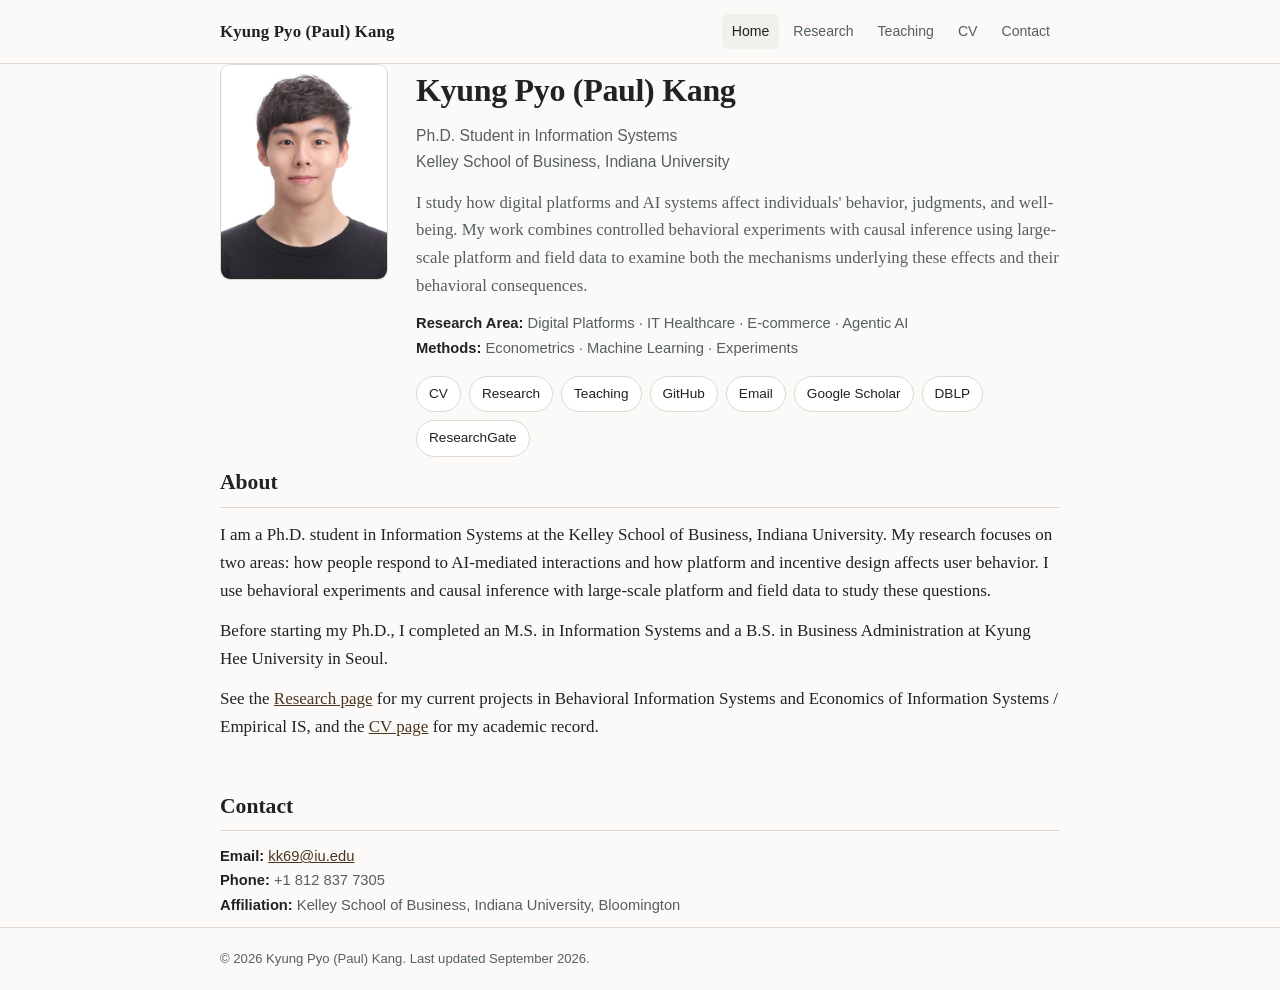
<file: index.html>
<!doctype html>
<html lang="en">
<head>
<meta charset="utf-8">
<meta name="viewport" content="width=device-width, initial-scale=1, viewport-fit=cover">
<title>Kyung Pyo (Paul) Kang</title>
<meta name="description" content="Kyung Pyo (Paul) Kang, Ph.D. student in Information Systems, Kelley School of Business, Indiana University.">
<link rel="stylesheet" href="style.css">
</head>
<body>

<header class="site-header">
  <div class="wrap nav-row">
    <a class="site-name" href="index.html">Kyung Pyo (Paul) Kang</a>
    <nav class="site-nav">
      <a href="index.html" aria-current="page">Home</a>
      <a href="research.html">Research</a>
      <a href="teaching.html">Teaching</a>
      <a href="cv.html">CV</a>
      <a href="index.html#contact">Contact</a>
    </nav>
  </div>
</header>

<main class="wrap">

  <section class="hero">
    <img class="avatar" src="assets/profile.jpg" alt="Portrait of Kyung Pyo (Paul) Kang">
    <div class="hero-text">
      <h1>Kyung Pyo (Paul) Kang</h1>
      <p class="role-line">Ph.D. Student in Information Systems<br>
      Kelley School of Business, Indiana University</p>

      <p class="lede">
        I study how digital platforms and AI systems affect individuals' behavior, judgments, and
        well-being. My work combines controlled behavioral experiments with causal inference
        using large-scale platform and field data to examine both the mechanisms underlying these
        effects and their behavioral consequences.
      </p>

      <div class="fact-list">
        <b>Research Area:</b> Digital Platforms &middot; IT Healthcare &middot; E-commerce &middot; Agentic AI<br>
        <b>Methods:</b> Econometrics &middot; Machine Learning &middot; Experiments
      </div>

      <div class="chip-row">
        <a class="chip" href="cv.html">CV</a>
        <a class="chip" href="research.html">Research</a>
        <a class="chip" href="teaching.html">Teaching</a>
        <a class="chip" href="https://github.com/kk69-cpu" target="_blank" rel="noopener">GitHub</a>
        <a class="chip" href="mailto:kk69@iu.edu">Email</a>
        <a class="chip" href="https://scholar.google.com/citations?user=Ar2HYw0AAAAJ&amp;hl=en" target="_blank" rel="noopener">Google Scholar</a>
        <a class="chip" href="https://dblp.uni-trier.de/pid/32/1813.html" target="_blank" rel="noopener">DBLP</a>
        <a class="chip" href="https://www.researchgate.net/profile/Kyung-Pyo-Kang" target="_blank" rel="noopener">ResearchGate</a>
      </div>
    </div>
  </section>

  <h2>About</h2>
  <p>
    I am a Ph.D. student in Information Systems at the Kelley School of Business, Indiana
    University. My research focuses on two areas: how people respond to AI-mediated interactions
    and how platform and incentive design affects user behavior. I use behavioral experiments and
    causal inference with large-scale platform and field data to study these questions.
  </p>
  <p>
    Before starting my Ph.D., I completed an M.S. in Information Systems and a B.S. in Business
    Administration at Kyung Hee University in Seoul.
  </p>
  <p>
    See the <a href="research.html">Research page</a> for my current projects in Behavioral
    Information Systems and Economics of Information Systems / Empirical IS, and the
    <a href="cv.html">CV page</a> for my academic record.
  </p>

  <h2 id="contact">Contact</h2>
  <p class="fact-list">
    <b>Email:</b> <a href="mailto:kk69@iu.edu">kk69@iu.edu</a><br>
    <b>Phone:</b> +1 812 837 7305<br>
    <b>Affiliation:</b> Kelley School of Business, Indiana University, Bloomington
  </p>

</main>

<footer class="site-footer">
  <div class="wrap">
    &copy; 2026 Kyung Pyo (Paul) Kang. Last updated September 2026.
  </div>
</footer>

</body>
</html>
</file>
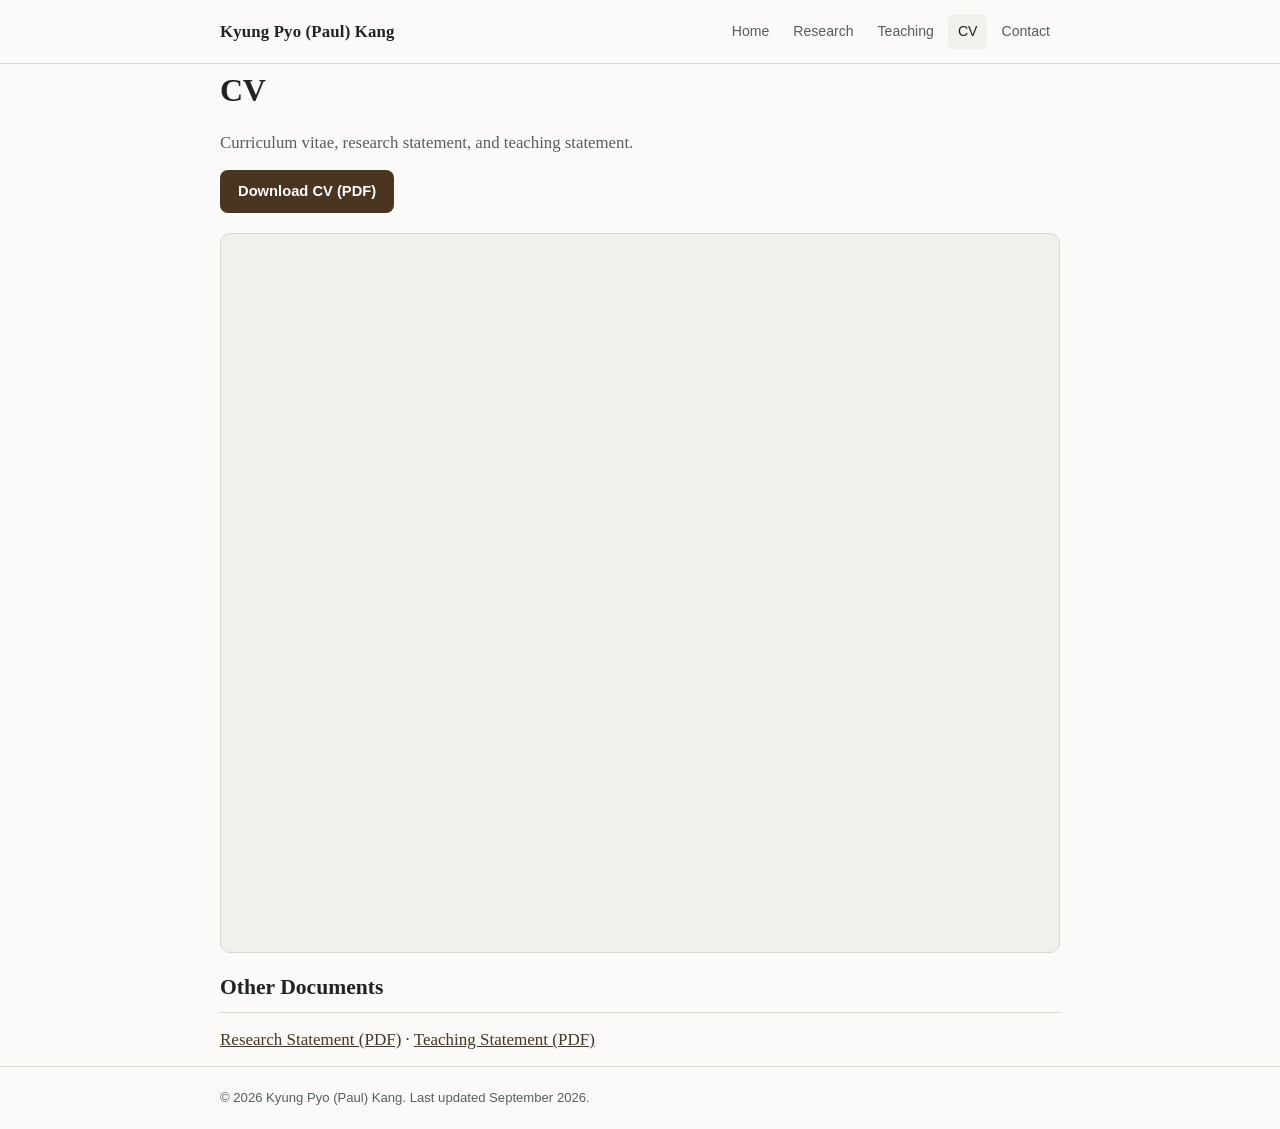
<file: cv.html>
<!doctype html>
<html lang="en">
<head>
<meta charset="utf-8">
<meta name="viewport" content="width=device-width, initial-scale=1, viewport-fit=cover">
<title>Kyung Pyo (Paul) Kang: CV</title>
<meta name="description" content="Academic CV, research statement, and teaching statement of Kyung Pyo (Paul) Kang.">
<link rel="stylesheet" href="style.css">
</head>
<body>

<header class="site-header">
  <div class="wrap nav-row">
    <a class="site-name" href="index.html">Kyung Pyo (Paul) Kang</a>
    <nav class="site-nav">
      <a href="index.html">Home</a>
      <a href="research.html">Research</a>
      <a href="teaching.html">Teaching</a>
      <a href="cv.html" aria-current="page">CV</a>
      <a href="index.html#contact">Contact</a>
    </nav>
  </div>
</header>

<main class="wrap">
  <h1>CV</h1>
  <p class="lede">Curriculum vitae, research statement, and teaching statement.</p>

  <div class="cv-actions">
    <a class="btn" href="assets/Paul_Kang_CV.pdf" target="_blank" rel="noopener">Download CV (PDF)</a>
  </div>

  <iframe class="cv-embed" src="assets/Paul_Kang_CV.pdf" title="Kyung Pyo (Paul) Kang CV">
    <p>Your browser cannot display the embedded PDF.
      <a href="assets/Paul_Kang_CV.pdf">Open the CV directly</a>.</p>
  </iframe>

  <h2>Other Documents</h2>
  <p>
    <a href="assets/research_statement.pdf" target="_blank" rel="noopener">Research Statement (PDF)</a>
    &middot;
    <a href="assets/teaching_statement.pdf" target="_blank" rel="noopener">Teaching Statement (PDF)</a>
  </p>

</main>

<footer class="site-footer">
  <div class="wrap">
    &copy; 2026 Kyung Pyo (Paul) Kang. Last updated September 2026.
  </div>
</footer>

</body>
</html>
</file>
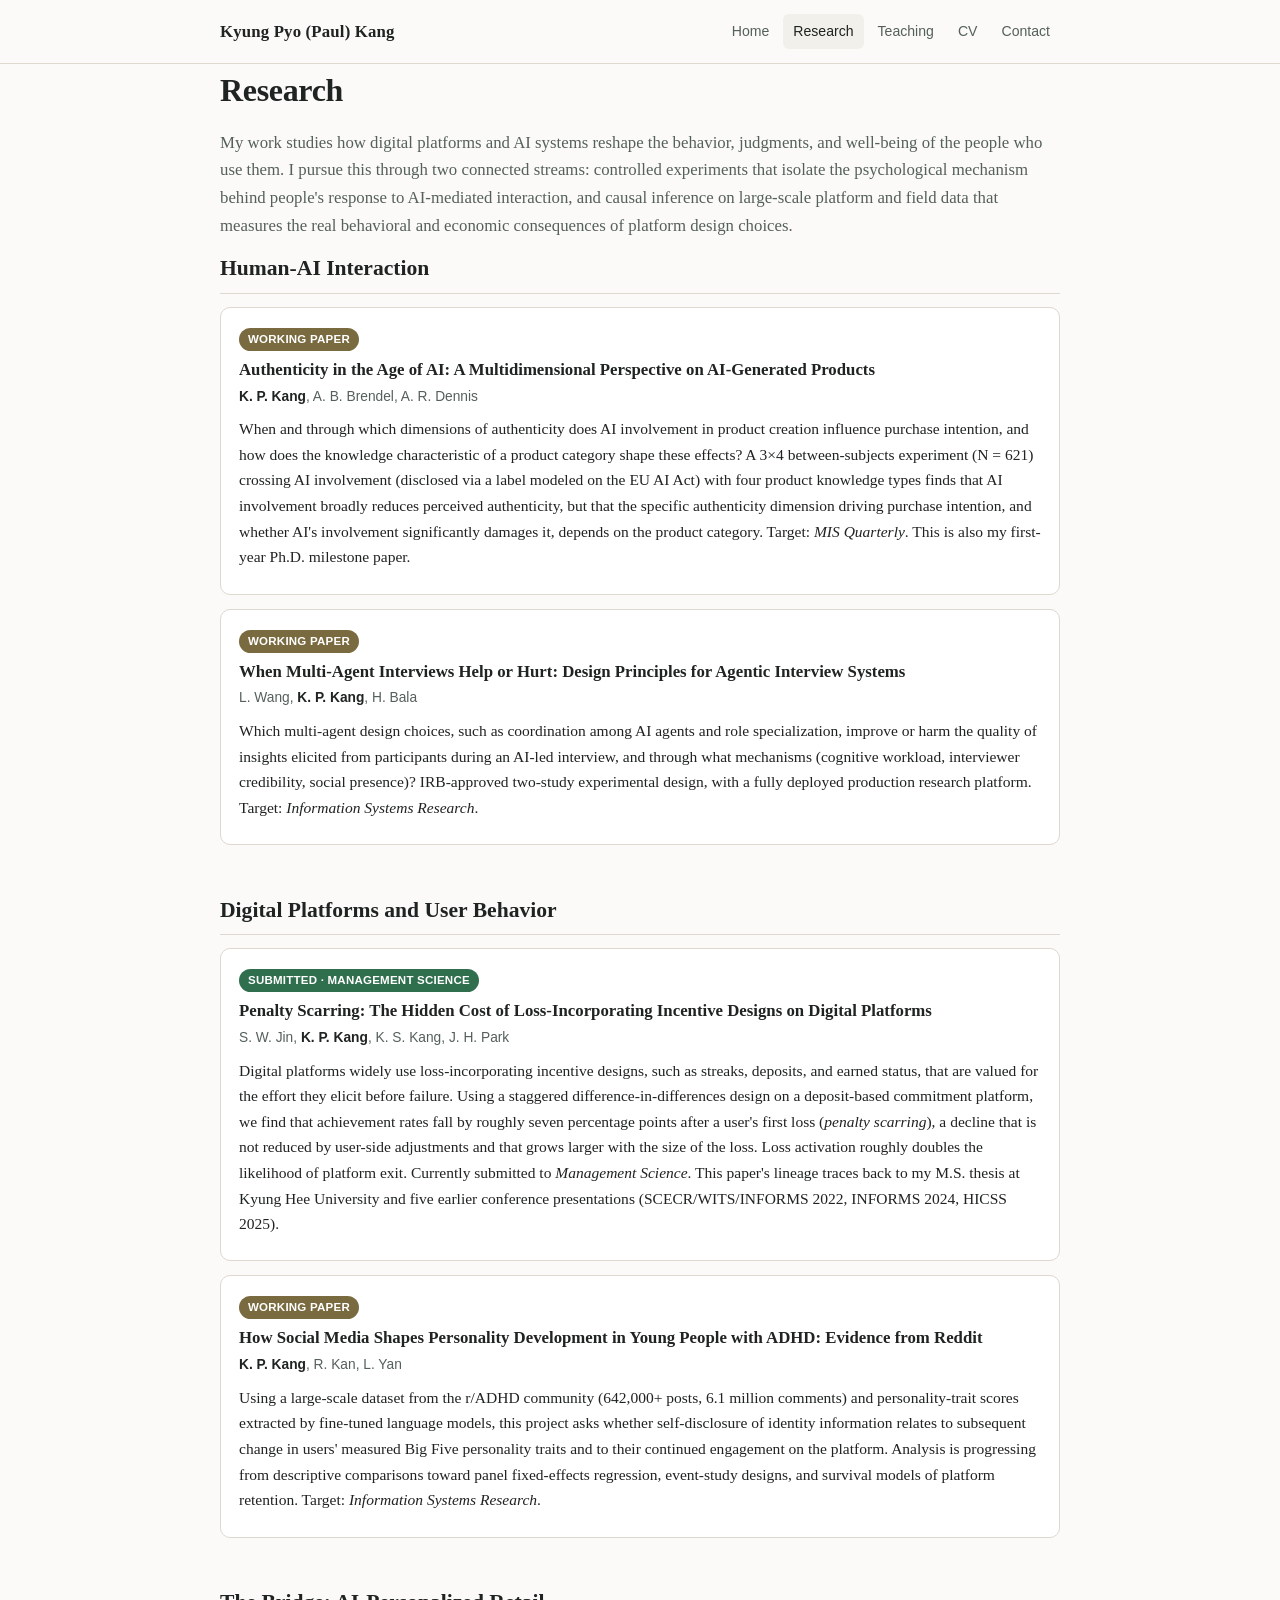
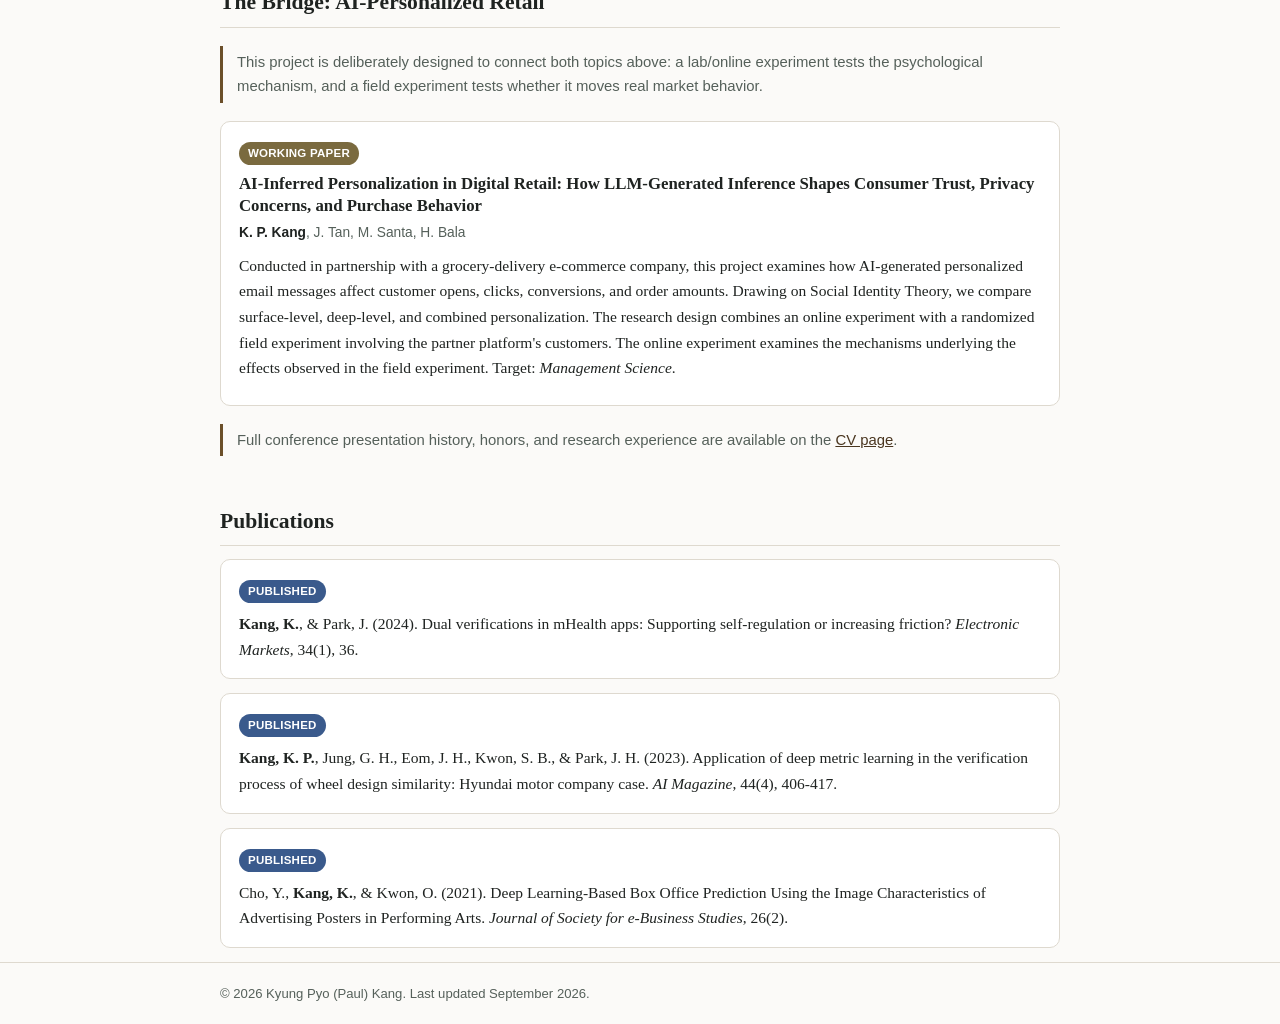
<file: research.html>
<!doctype html>
<html lang="en">
<head>
<meta charset="utf-8">
<meta name="viewport" content="width=device-width, initial-scale=1, viewport-fit=cover">
<title>Kyung Pyo (Paul) Kang: Research</title>
<meta name="description" content="Research projects by Kyung Pyo (Paul) Kang on human-AI interaction and digital platforms and user behavior.">
<link rel="stylesheet" href="style.css">
</head>
<body>

<header class="site-header">
  <div class="wrap nav-row">
    <a class="site-name" href="index.html">Kyung Pyo (Paul) Kang</a>
    <nav class="site-nav">
      <a href="index.html">Home</a>
      <a href="research.html" aria-current="page">Research</a>
      <a href="teaching.html">Teaching</a>
      <a href="cv.html">CV</a>
      <a href="index.html#contact">Contact</a>
    </nav>
  </div>
</header>

<main class="wrap">
  <h1>Research</h1>
  <p class="lede">
    My work studies how digital platforms and AI systems reshape the behavior, judgments, and
    well-being of the people who use them. I pursue this through two connected streams: controlled
    experiments that isolate the psychological mechanism behind people's response to AI-mediated
    interaction, and causal inference on large-scale platform and field data that measures the
    real behavioral and economic consequences of platform design choices.
  </p>

  <h2>Human-AI Interaction</h2>

  <div class="card" id="ai-authenticity">
    <span class="badge working">Working Paper</span>
    <h3>Authenticity in the Age of AI: A Multidimensional Perspective on AI-Generated Products</h3>
    <div class="authors"><span class="self">K. P. Kang</span>, A. B. Brendel, A. R. Dennis</div>
    <p>
      When and through which dimensions of authenticity does AI involvement in product creation
      influence purchase intention, and how does the knowledge characteristic of a product
      category shape these effects? A 3&times;4 between-subjects experiment (N = 621) crossing AI
      involvement (disclosed via a label modeled on the EU AI Act) with four product knowledge
      types finds that AI involvement broadly reduces perceived authenticity, but that the
      specific authenticity dimension driving purchase intention, and whether AI's involvement
      significantly damages it, depends on the product category. Target: <em>MIS
      Quarterly</em>. This is also my first-year Ph.D. milestone paper.
    </p>
  </div>

  <div class="card" id="ai-interview">
    <span class="badge working">Working Paper</span>
    <h3>When Multi-Agent Interviews Help or Hurt: Design Principles for Agentic Interview Systems</h3>
    <div class="authors">L. Wang, <span class="self">K. P. Kang</span>, H. Bala</div>
    <p>
      Which multi-agent design choices, such as coordination among AI agents and role
      specialization, improve or harm the quality of insights elicited from participants during an
      AI-led interview, and through what mechanisms (cognitive workload, interviewer credibility,
      social presence)? IRB-approved two-study experimental design, with a fully deployed
      production research platform. Target: <em>Information Systems Research</em>.
    </p>
  </div>

  <h2>Digital Platforms and User Behavior</h2>

  <div class="card" id="challengers">
    <span class="badge submitted">Submitted &middot; Management Science</span>
    <h3>Penalty Scarring: The Hidden Cost of Loss-Incorporating Incentive Designs on Digital Platforms</h3>
    <div class="authors">S. W. Jin, <span class="self">K. P. Kang</span>, K. S. Kang, J. H. Park</div>
    <p>
      Digital platforms widely use loss-incorporating incentive designs, such as streaks,
      deposits, and earned status, that are valued for the effort they elicit before failure.
      Using a staggered difference-in-differences design on a deposit-based commitment platform,
      we find that achievement rates fall by roughly seven percentage points after a user's first
      loss (<em>penalty scarring</em>), a decline that is not reduced by user-side adjustments and
      that grows larger with the size of the loss. Loss activation roughly doubles the likelihood
      of platform exit. Currently submitted to <em>Management Science</em>. This paper's lineage
      traces back to my M.S. thesis at Kyung Hee University and five earlier conference
      presentations (SCECR/WITS/INFORMS 2022, INFORMS 2024, HICSS 2025).
    </p>
  </div>

  <div class="card" id="adhd-reddit">
    <span class="badge working">Working Paper</span>
    <h3>How Social Media Shapes Personality Development in Young People with ADHD: Evidence from Reddit</h3>
    <div class="authors"><span class="self">K. P. Kang</span>, R. Kan, L. Yan</div>
    <p>
      Using a large-scale dataset from the r/ADHD community (642,000+ posts, 6.1 million comments)
      and personality-trait scores extracted by fine-tuned language models, this project asks
      whether self-disclosure of identity information relates to subsequent change in users'
      measured Big Five personality traits and to their continued engagement on the platform.
      Analysis is progressing from descriptive comparisons toward panel fixed-effects regression,
      event-study designs, and survival models of platform retention. Target: <em>Information
      Systems Research</em>.
    </p>
  </div>

  <h2>The Bridge: AI-Personalized Retail</h2>
  <div class="note-box">
    This project is deliberately designed to connect both topics above: a lab/online experiment
    tests the psychological mechanism, and a field experiment tests whether it moves real market
    behavior.
  </div>
  <div class="card" id="paket">
    <span class="badge working">Working Paper</span>
    <h3>AI-Inferred Personalization in Digital Retail: How LLM-Generated Inference Shapes Consumer Trust, Privacy Concerns, and Purchase Behavior</h3>
    <div class="authors"><span class="self">K. P. Kang</span>, J. Tan, M. Santa, H. Bala</div>
    <p>
      Conducted in partnership with a grocery-delivery e-commerce company, this project examines
      how AI-generated personalized email messages affect customer opens, clicks, conversions, and
      order amounts. Drawing on Social Identity Theory, we compare surface-level, deep-level, and
      combined personalization. The research design combines an online experiment with a
      randomized field experiment involving the partner platform's customers. The online
      experiment examines the mechanisms underlying the effects observed in the field experiment.
      Target: <em>Management Science</em>.
    </p>
  </div>

  <p class="note-box">
    Full conference presentation history, honors, and research experience are available on the
    <a href="cv.html">CV page</a>.
  </p>

  <h2>Publications</h2>
  <div class="card">
    <span class="badge published">Published</span>
    <p style="margin:0"><span class="self">Kang, K.</span>, &amp; Park, J. (2024). Dual verifications in mHealth apps: Supporting self-regulation or increasing friction? <em>Electronic Markets</em>, 34(1), 36.</p>
  </div>
  <div class="card">
    <span class="badge published">Published</span>
    <p style="margin:0"><span class="self">Kang, K. P.</span>, Jung, G. H., Eom, J. H., Kwon, S. B., &amp; Park, J. H. (2023). Application of deep metric learning in the verification process of wheel design similarity: Hyundai motor company case. <em>AI Magazine</em>, 44(4), 406-417.</p>
  </div>
  <div class="card">
    <span class="badge published">Published</span>
    <p style="margin:0">Cho, Y., <span class="self">Kang, K.</span>, &amp; Kwon, O. (2021). Deep Learning-Based Box Office Prediction Using the Image Characteristics of Advertising Posters in Performing Arts. <em>Journal of Society for e-Business Studies</em>, 26(2).</p>
  </div>

</main>

<footer class="site-footer">
  <div class="wrap">
    &copy; 2026 Kyung Pyo (Paul) Kang. Last updated September 2026.
  </div>
</footer>

</body>
</html>
</file>
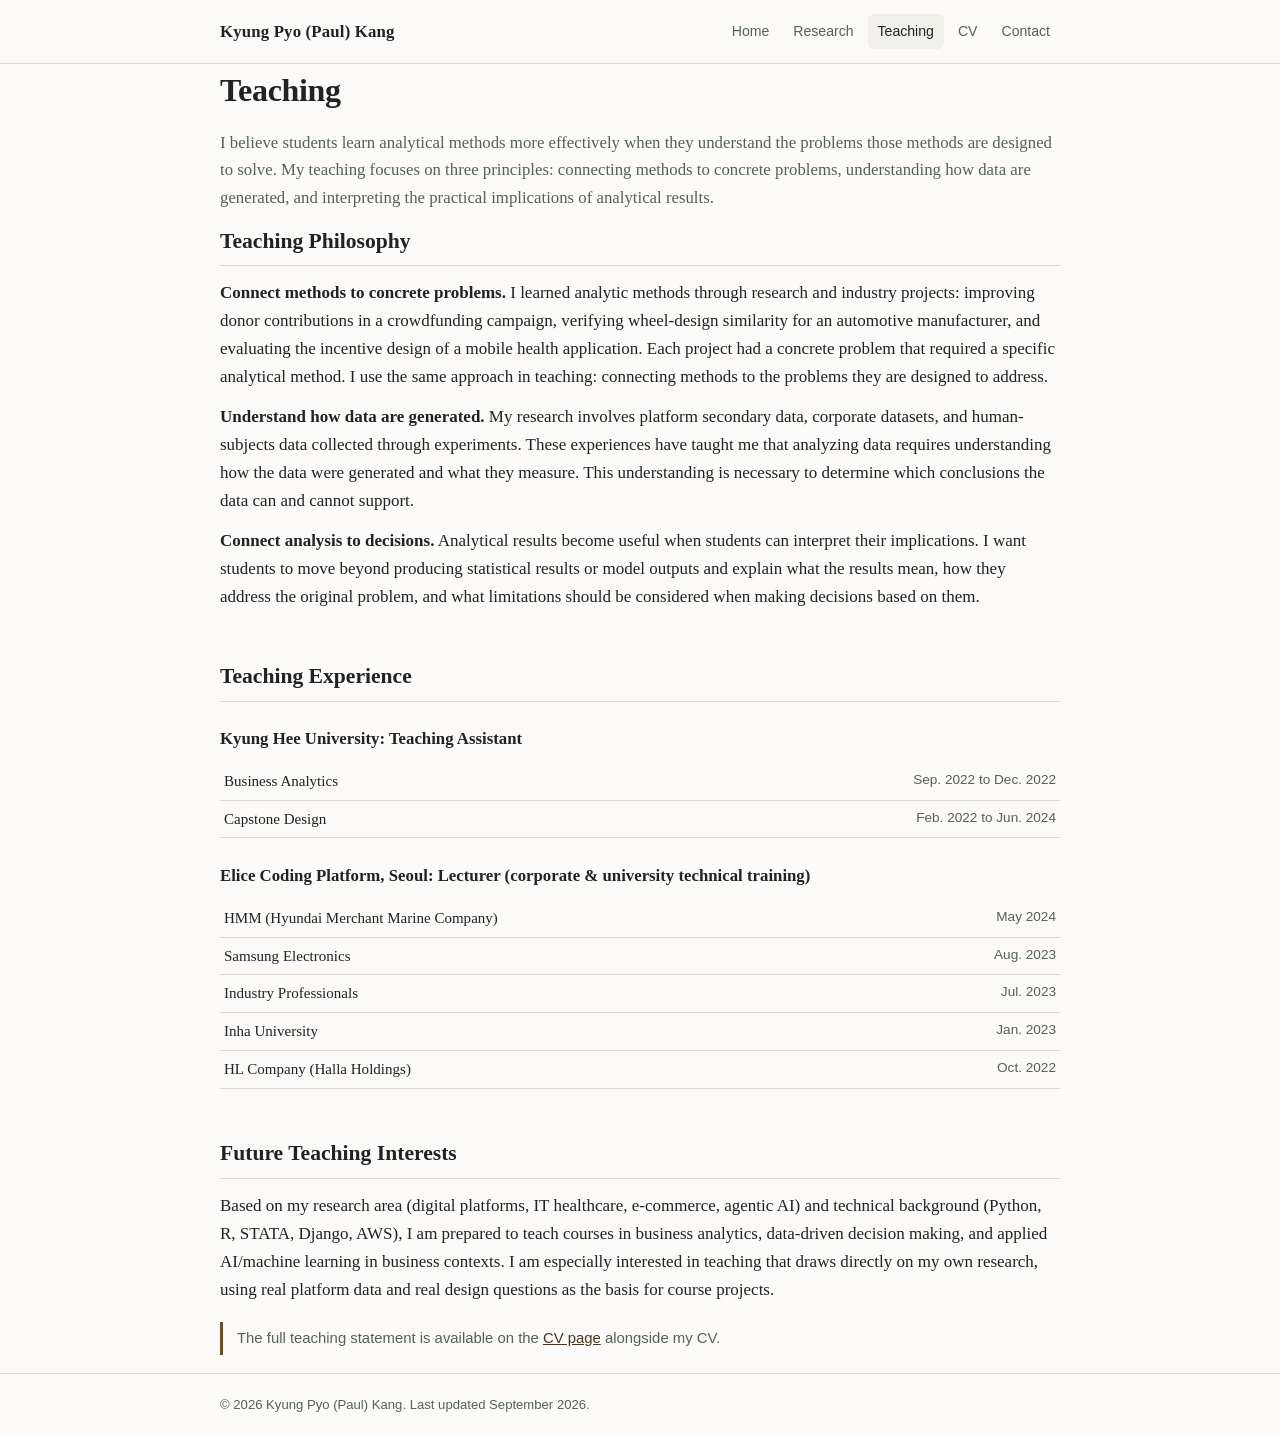
<file: teaching.html>
<!doctype html>
<html lang="en">
<head>
<meta charset="utf-8">
<meta name="viewport" content="width=device-width, initial-scale=1, viewport-fit=cover">
<title>Kyung Pyo (Paul) Kang: Teaching</title>
<meta name="description" content="Teaching experience and philosophy of Kyung Pyo (Paul) Kang.">
<link rel="stylesheet" href="style.css">
</head>
<body>

<header class="site-header">
  <div class="wrap nav-row">
    <a class="site-name" href="index.html">Kyung Pyo (Paul) Kang</a>
    <nav class="site-nav">
      <a href="index.html">Home</a>
      <a href="research.html">Research</a>
      <a href="teaching.html" aria-current="page">Teaching</a>
      <a href="cv.html">CV</a>
      <a href="index.html#contact">Contact</a>
    </nav>
  </div>
</header>

<main class="wrap">
  <h1>Teaching</h1>
  <p class="lede">
    I believe students learn analytical methods more effectively when they understand the
    problems those methods are designed to solve. My teaching focuses on three principles:
    connecting methods to concrete problems, understanding how data are generated, and
    interpreting the practical implications of analytical results.
  </p>

  <h2>Teaching Philosophy</h2>
  <p>
    <strong>Connect methods to concrete problems.</strong> I learned analytic methods through
    research and industry projects: improving donor contributions in a crowdfunding campaign,
    verifying wheel-design similarity for an automotive manufacturer, and evaluating the incentive
    design of a mobile health application. Each project had a concrete problem that required a
    specific analytical method. I use the same approach in teaching: connecting methods to the
    problems they are designed to address.
  </p>
  <p>
    <strong>Understand how data are generated.</strong> My research involves platform secondary
    data, corporate datasets, and human-subjects data collected through experiments. These
    experiences have taught me that analyzing data requires understanding how the data were
    generated and what they measure. This understanding is necessary to determine which
    conclusions the data can and cannot support.
  </p>
  <p>
    <strong>Connect analysis to decisions.</strong> Analytical results become useful when students
    can interpret their implications. I want students to move beyond producing statistical results
    or model outputs and explain what the results mean, how they address the original problem, and
    what limitations should be considered when making decisions based on them.
  </p>

  <h2>Teaching Experience</h2>
  <h3>Kyung Hee University: Teaching Assistant</h3>
  <table class="exp">
    <tr><td>Business Analytics</td><td class="when">Sep. 2022 to Dec. 2022</td></tr>
    <tr><td>Capstone Design</td><td class="when">Feb. 2022 to Jun. 2024</td></tr>
  </table>

  <h3>Elice Coding Platform, Seoul: Lecturer (corporate &amp; university technical training)</h3>
  <table class="exp">
    <tr><td>HMM (Hyundai Merchant Marine Company)</td><td class="when">May 2024</td></tr>
    <tr><td>Samsung Electronics</td><td class="when">Aug. 2023</td></tr>
    <tr><td>Industry Professionals</td><td class="when">Jul. 2023</td></tr>
    <tr><td>Inha University</td><td class="when">Jan. 2023</td></tr>
    <tr><td>HL Company (Halla Holdings)</td><td class="when">Oct. 2022</td></tr>
  </table>

  <h2>Future Teaching Interests</h2>
  <p>
    Based on my research area (digital platforms, IT healthcare, e-commerce, agentic AI) and
    technical background (Python, R, STATA, Django, AWS), I am prepared to teach courses in
    business analytics, data-driven decision making, and applied AI/machine learning in business
    contexts. I am especially interested in teaching that draws directly on my own
    research, using real platform data and real design questions as the basis for course
    projects.
  </p>

  <p class="note-box">
    The full teaching statement is available on the <a href="cv.html">CV page</a> alongside my CV.
  </p>

</main>

<footer class="site-footer">
  <div class="wrap">
    &copy; 2026 Kyung Pyo (Paul) Kang. Last updated September 2026.
  </div>
</footer>

</body>
</html>
</file>
<file: style.css>
/* ---------------------------------------------------------------
   Kyung Pyo (Paul) Kang — academic site
   Clean, minimal, academic. Shared stylesheet for all pages.
--------------------------------------------------------------- */

:root {
  --bg: #fbfaf8;
  --bg-alt: #f2f0eb;
  --text: #1f2321;
  --text-muted: #55605a;
  --accent: #6b4f2a;
  --accent-strong: #4a3620;
  --border: #ded9cf;
  --card-bg: #ffffff;
  --badge-submitted: #2f6f4e;
  --badge-working: #7a6a3f;
  --badge-published: #3a5a8c;
  --max-width: 880px;
  --radius: 10px;
}

@media (prefers-color-scheme: dark) {
  :root:not([data-theme="light"]) {
    --bg: #14181a;
    --bg-alt: #1b2023;
    --text: #eae7e0;
    --text-muted: #a9b0ab;
    --accent: #d8b98a;
    --accent-strong: #eccf9e;
    --border: #33393c;
    --card-bg: #1d2224;
    --badge-submitted: #6fbf94;
    --badge-working: #d3bd7a;
    --badge-published: #8fb2e0;
  }
}

:root[data-theme="dark"] {
  --bg: #14181a;
  --bg-alt: #1b2023;
  --text: #eae7e0;
  --text-muted: #a9b0ab;
  --accent: #d8b98a;
  --accent-strong: #eccf9e;
  --border: #33393c;
  --card-bg: #1d2224;
  --badge-submitted: #6fbf94;
  --badge-working: #d3bd7a;
  --badge-published: #8fb2e0;
}

* { box-sizing: border-box; }

body {
  margin: 0;
  background: var(--bg);
  color: var(--text);
  font-family: "Iowan Old Style", "Palatino Linotype", Georgia, "Noto Serif", serif;
  line-height: 1.65;
  font-size: 17px;
}

.wrap {
  max-width: var(--max-width);
  margin: 0 auto;
  padding: 0 20px;
}

/* -------- Nav -------- */
header.site-header {
  border-bottom: 1px solid var(--border);
  padding-block: 14px;
  position: sticky;
  top: env(safe-area-inset-top, 0px);
  background: var(--bg);
  z-index: 10;
}

.nav-row {
  display: flex;
  align-items: center;
  justify-content: space-between;
  gap: 12px;
  flex-wrap: wrap;
}

.site-name {
  font-weight: 700;
  font-size: 1.05rem;
  color: var(--text);
  text-decoration: none;
  letter-spacing: 0.01em;
}

nav.site-nav {
  display: flex;
  gap: 4px;
  flex-wrap: wrap;
}

nav.site-nav a {
  font-family: -apple-system, BlinkMacSystemFont, "Segoe UI", Helvetica, Arial, sans-serif;
  font-size: 0.88rem;
  text-decoration: none;
  color: var(--text-muted);
  padding: 6px 10px;
  border-radius: 6px;
  transition: background 0.15s ease, color 0.15s ease;
}

nav.site-nav a:hover,
nav.site-nav a[aria-current="page"] {
  background: var(--bg-alt);
  color: var(--text);
}

/* -------- Main content -------- */
main { padding-block: 40px 64px; }

h1 {
  font-size: 2rem;
  margin: 0 0 6px 0;
  letter-spacing: -0.01em;
}

h2 {
  font-size: 1.35rem;
  margin: 2.2em 0 0.6em 0;
  padding-bottom: 6px;
  border-bottom: 1px solid var(--border);
}

h2:first-of-type { margin-top: 0.4em; }

h3 { font-size: 1.05rem; margin: 1.4em 0 0.3em 0; }

p { margin: 0.7em 0; }

.lede {
  color: var(--text-muted);
  font-size: 1.05rem;
}

.muted { color: var(--text-muted); }

a { color: var(--accent-strong); }
a:hover { color: var(--accent); }

/* -------- Hero (home page) -------- */
.hero {
  display: flex;
  gap: 28px;
  align-items: flex-start;
  flex-wrap: wrap;
}

.hero img.avatar {
  width: 168px;
  height: 216px;
  object-fit: cover;
  border-radius: var(--radius);
  border: 1px solid var(--border);
  flex-shrink: 0;
}

.hero .hero-text { flex: 1 1 320px; min-width: 260px; }

.role-line {
  font-family: -apple-system, BlinkMacSystemFont, "Segoe UI", Helvetica, Arial, sans-serif;
  color: var(--text-muted);
  font-size: 0.98rem;
  margin: 4px 0 14px 0;
}

/* -------- Link chips (home page profile links) -------- */
.chip-row {
  display: flex;
  flex-wrap: wrap;
  gap: 8px;
  margin-top: 16px;
}

.chip {
  font-family: -apple-system, BlinkMacSystemFont, "Segoe UI", Helvetica, Arial, sans-serif;
  font-size: 0.85rem;
  padding: 6px 12px;
  border-radius: 999px;
  border: 1px solid var(--border);
  text-decoration: none;
  color: var(--text);
  background: var(--card-bg);
}

.chip:hover { border-color: var(--accent); color: var(--accent-strong); }

.chip.disabled {
  color: var(--text-muted);
  cursor: default;
  opacity: 0.6;
}
.chip.disabled:hover { border-color: var(--border); color: var(--text-muted); }

/* -------- Research interest / info list -------- */
.fact-list {
  font-family: -apple-system, BlinkMacSystemFont, "Segoe UI", Helvetica, Arial, sans-serif;
  font-size: 0.92rem;
  color: var(--text-muted);
  margin-top: 10px;
}
.fact-list b { color: var(--text); font-weight: 600; }

/* -------- Stream intro blocks -------- */
.stream-intro {
  background: var(--bg-alt);
  border-radius: var(--radius);
  padding: 16px 18px;
  margin: 14px 0 18px 0;
}
.stream-intro p { margin: 0; }

/* -------- Project cards -------- */
.card {
  background: var(--card-bg);
  border: 1px solid var(--border);
  border-radius: var(--radius);
  padding: 16px 18px;
  margin-bottom: 14px;
}

.card h3 {
  margin: 0 0 4px 0;
  font-size: 1.05rem;
  line-height: 1.35;
}

.card .authors {
  font-family: -apple-system, BlinkMacSystemFont, "Segoe UI", Helvetica, Arial, sans-serif;
  font-size: 0.86rem;
  color: var(--text-muted);
  margin-bottom: 8px;
}

.card .self { font-weight: 600; color: var(--text); }

.badge {
  display: inline-block;
  font-family: -apple-system, BlinkMacSystemFont, "Segoe UI", Helvetica, Arial, sans-serif;
  font-size: 0.72rem;
  font-weight: 600;
  letter-spacing: 0.02em;
  text-transform: uppercase;
  padding: 2px 9px;
  border-radius: 999px;
  color: #fff;
  margin-bottom: 8px;
}
.badge.submitted { background: var(--badge-submitted); }
.badge.working { background: var(--badge-working); }
.badge.published { background: var(--badge-published); }

.card p { margin: 0.5em 0; font-size: 0.97rem; }

.note-box {
  border-left: 3px solid var(--accent);
  padding: 4px 14px;
  margin: 18px 0;
  font-size: 0.93rem;
  color: var(--text-muted);
  font-family: -apple-system, BlinkMacSystemFont, "Segoe UI", Helvetica, Arial, sans-serif;
}

/* -------- Teaching / experience table -------- */
table.exp {
  width: 100%;
  border-collapse: collapse;
  font-size: 0.94rem;
  margin: 10px 0 20px 0;
}
table.exp td { padding: 6px 4px; border-bottom: 1px solid var(--border); vertical-align: top; }
table.exp td.when {
  color: var(--text-muted);
  white-space: nowrap;
  text-align: right;
  font-family: -apple-system, BlinkMacSystemFont, "Segoe UI", Helvetica, Arial, sans-serif;
  font-size: 0.85rem;
  padding-left: 14px;
}

/* -------- CV page -------- */
.cv-actions { margin: 14px 0 20px 0; }

.btn {
  display: inline-block;
  font-family: -apple-system, BlinkMacSystemFont, "Segoe UI", Helvetica, Arial, sans-serif;
  font-size: 0.92rem;
  font-weight: 600;
  padding: 9px 18px;
  border-radius: 8px;
  background: var(--accent-strong);
  color: #fff !important;
  text-decoration: none;
}
.btn:hover { background: var(--accent); }

.cv-embed {
  width: 100%;
  height: 80vh;
  min-height: 480px;
  border: 1px solid var(--border);
  border-radius: var(--radius);
  background: var(--bg-alt);
}

/* -------- Footer -------- */
footer.site-footer {
  border-top: 1px solid var(--border);
  padding-block: 20px calc(20px + env(safe-area-inset-bottom, 0px));
  font-family: -apple-system, BlinkMacSystemFont, "Segoe UI", Helvetica, Arial, sans-serif;
  font-size: 0.82rem;
  color: var(--text-muted);
}

/* -------- Responsive -------- */
@media (max-width: 480px) {
  body { font-size: 16px; }
  .hero { flex-direction: column; align-items: center; text-align: center; }
  .hero img.avatar { width: 140px; height: 180px; }
  .hero .hero-text { width: 100%; min-width: 0; flex-basis: auto; }
  .chip-row { justify-content: center; }
  h1 { font-size: 1.7rem; }
}
</file>
